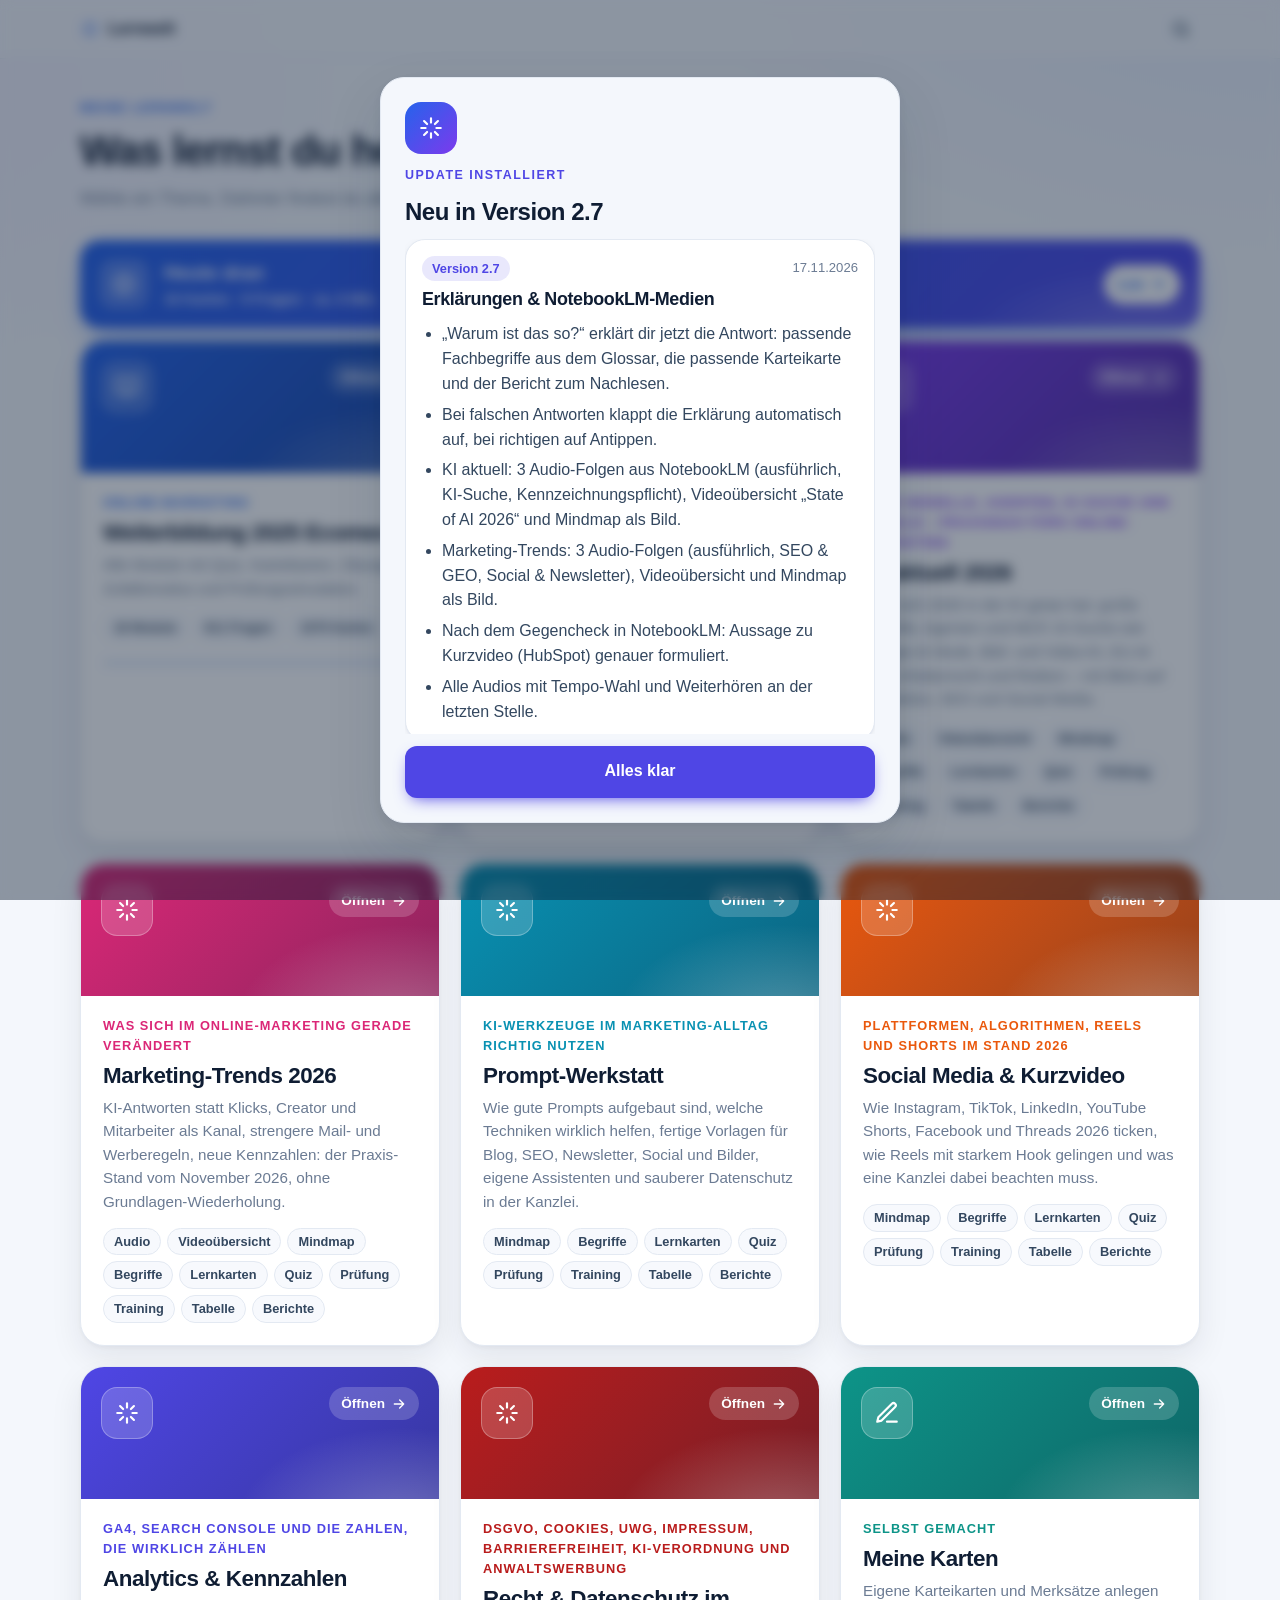
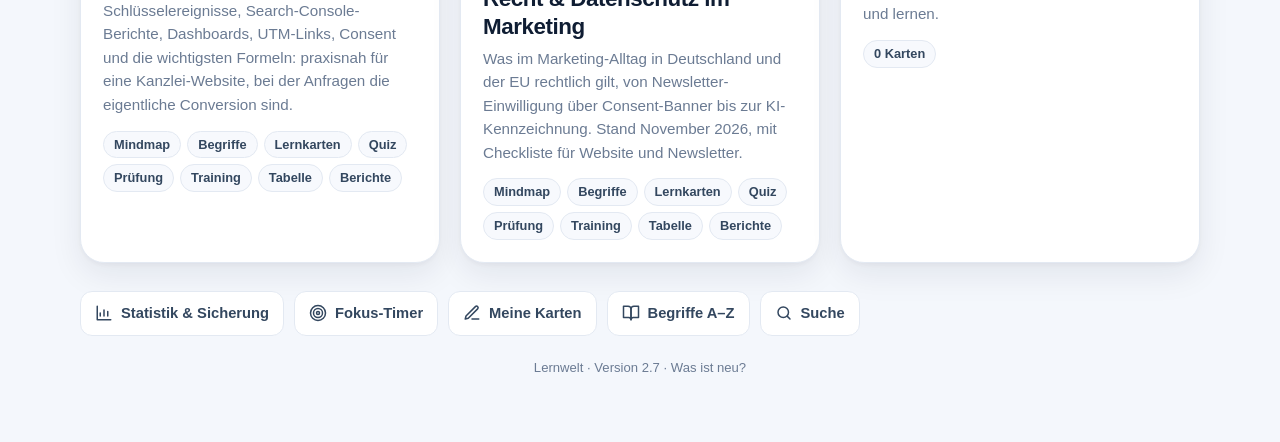
<file: index.html>
﻿<!DOCTYPE html>
<html lang="de">
  <head>
    <meta charset="UTF-8" />
    <meta name="viewport" content="width=device-width, initial-scale=1.0, viewport-fit=cover" />
    <title>Lernwelt</title>
    <meta name="description" content="Persönliche Lern-App: Weiterbildung Online-Marketing und eigene Lernthemen mit Quiz, Karteikarten, Audio und Video." />
    <meta name="theme-color" content="#f4f7fc" media="(prefers-color-scheme: light)" />
    <meta name="theme-color" content="#0b1220" media="(prefers-color-scheme: dark)" />
    <meta name="color-scheme" content="light dark" />
    <meta name="apple-mobile-web-app-capable" content="yes" />
    <meta name="mobile-web-app-capable" content="yes" />
    <meta name="apple-mobile-web-app-status-bar-style" content="default" />
    <meta name="apple-mobile-web-app-title" content="Lernwelt" />
    <link rel="manifest" href="manifest.webmanifest" />
    <link rel="icon" type="image/png" href="icon.png" />
    <link rel="apple-touch-icon" href="icon.png" />
    <link rel="stylesheet" href="styles.css?v=2.7" />
  </head>
  <body>
    <header class="topbar">
      <div class="topbar-inner">
        <a id="backBtn" class="back" href="#/" aria-label="Zurück" hidden>
          <svg viewBox="0 0 24 24" fill="none" stroke="currentColor" stroke-width="2.2" stroke-linecap="round" stroke-linejoin="round" aria-hidden="true"><path d="m15 18-6-6 6-6"/></svg>
          <span class="back-label">Zurück</span>
        </a>
        <nav id="crumbs" class="crumbs" aria-label="Navigation"></nav>
        <a id="focusPill" class="focus-pill" href="#/fokus" aria-label="Fokus-Timer" hidden></a>
        <a class="topbar-btn" href="#/suche" aria-label="Suche">
          <svg viewBox="0 0 24 24" fill="none" stroke="currentColor" stroke-width="2.2" stroke-linecap="round" stroke-linejoin="round" aria-hidden="true"><circle cx="11" cy="11" r="7"/><path d="m20 20-3.5-3.5"/></svg>
        </a>
      </div>
    </header>

    <main id="app" class="shell" aria-live="polite"></main>

    <!-- Weiterbildung 2025 Ecomex -->
    <script src="real-modules.js?v=20261116-2"></script>
    <script src="module-overrides.js?v=20261116-2"></script>
    <script src="module-learningcard-imports.js?v=20261116-2"></script>
    <script src="glossar-weiterbildung.js?v=2.5"></script>

    <!-- Themen-Bereiche: pro Thema eine Zeile (Format siehe themen/FORMAT.md) -->
    <script src="themen/seo-tutorial-2026/thema.js?v=2.7"></script>
    <script src="themen/ki-aktuell-2026/thema.js?v=2.7"></script>
    <script src="themen/marketing-trends-2026/thema.js?v=2.7"></script>
    <script src="themen/prompt-werkstatt/thema.js?v=2.7"></script>
    <script src="themen/social-kurzvideo-2026/thema.js?v=2.7"></script>
    <script src="themen/analytics-kennzahlen/thema.js?v=2.7"></script>
    <script src="themen/recht-datenschutz-2026/thema.js?v=2.7"></script>

    <!-- Versionen & Neuigkeiten (neueste Version oben in changelog.js eintragen) -->
    <script src="changelog.js?v=2.7"></script>
    <script src="main.js?v=2.7"></script>
    <script>
      if ("serviceWorker" in navigator && (location.protocol === "https:" || location.hostname === "localhost")) {
        navigator.serviceWorker.register("sw.js").catch(() => {});
      }
    </script>
  </body>
</html>
</file>
<file: styles.css>
﻿/* ==========================================================================
   Lernwelt – Design
   ========================================================================== */

:root {
  --bg: #f4f7fc;
  --surface: #ffffff;
  --surface-2: #f7f9fd;
  --ink: #0f1d33;
  --ink-2: #33475f;
  --muted: #6b7b93;
  --line: #e3e9f2;
  --line-strong: #c9d5e6;
  --faint: #b5c1d3;
  --hover: rgba(15, 29, 51, 0.05);
  --track: rgba(15, 29, 51, 0.07);
  --topbar: rgba(244, 247, 252, 0.82);
  --glass: rgba(255, 255, 255, 0.9);
  --accent: #2563eb;
  --pass: #15803d;
  --pass-bg: #ecfdf3;
  --fail: #c2410c;
  --fail-bg: #fff4ed;
  --wrong: #dc2626;
  --wrong-bg: #fef2f2;
  --radius: 20px;
  --radius-sm: 14px;
  --shadow-sm: 0 1px 2px rgba(15, 29, 51, 0.05), 0 2px 8px rgba(15, 29, 51, 0.04);
  --shadow: 0 2px 4px rgba(15, 29, 51, 0.04), 0 12px 32px rgba(15, 29, 51, 0.08);
  --shadow-lg: 0 4px 10px rgba(15, 29, 51, 0.05), 0 24px 56px rgba(15, 29, 51, 0.12);
  --font: "Inter", "Segoe UI Variable Text", "Segoe UI", -apple-system, BlinkMacSystemFont, "SF Pro Text", Roboto, Arial, sans-serif;
  color-scheme: light;
}

* { box-sizing: border-box; }

html { -webkit-text-size-adjust: 100%; }

body {
  margin: 0;
  min-height: 100vh;
  font-family: var(--font);
  font-size: 16px;
  line-height: 1.55;
  color: var(--ink);
  background:
    radial-gradient(900px 500px at 100% -10%, rgba(37, 99, 235, 0.08), transparent 70%),
    radial-gradient(700px 400px at -10% 10%, rgba(124, 58, 237, 0.05), transparent 70%),
    var(--bg);
  background-attachment: fixed;
  -webkit-font-smoothing: antialiased;
}

h1, h2, h3, p { margin: 0; }
h1, h2, h3 { letter-spacing: -0.02em; line-height: 1.2; }
a { color: inherit; }
button { font: inherit; color: inherit; }

.icon { width: 20px; height: 20px; flex: none; }

/* ---------- Kopfzeile ---------- */

.topbar {
  position: sticky;
  top: 0;
  z-index: 20;
  background: var(--topbar);
  backdrop-filter: saturate(1.4) blur(14px);
  -webkit-backdrop-filter: saturate(1.4) blur(14px);
  border-bottom: 1px solid var(--line);
  padding-top: env(safe-area-inset-top);
}

.topbar-inner {
  width: min(1120px, calc(100% - 32px));
  margin: 0 auto;
  min-height: 58px;
  display: flex;
  align-items: center;
  gap: 12px;
}

.back {
  display: grid;
  place-items: center;
  width: 38px;
  height: 38px;
  border-radius: 12px;
  background: var(--surface);
  border: 1px solid var(--line);
  box-shadow: var(--shadow-sm);
  text-decoration: none;
  flex: none;
}
.back svg { width: 20px; height: 20px; }
.back:hover { border-color: var(--line-strong); }
.back[hidden] { display: none; }

.crumbs {
  display: flex;
  align-items: center;
  gap: 6px;
  min-width: 0;
  overflow: hidden;
  white-space: nowrap;
  font-size: 0.92rem;
}
.crumb { color: var(--muted); text-decoration: none; overflow: hidden; text-overflow: ellipsis; }
.crumb:hover { color: var(--ink); }
.crumb.is-current { color: var(--ink); font-weight: 600; }
.crumb-sep { color: var(--faint); }
.brand { display: inline-flex; align-items: center; gap: 8px; font-weight: 700; font-size: 1.02rem; color: var(--ink); }
.brand .icon { color: var(--accent); }

/* ---------- Seitenrahmen ---------- */

.shell {
  width: min(1120px, calc(100% - 32px));
  margin: 0 auto;
  padding: 28px 0 calc(64px + env(safe-area-inset-bottom));
}

.shell.is-entering { animation: enter 0.28s ease both; }
@keyframes enter {
  from { opacity: 0; transform: translateY(6px); }
  to { opacity: 1; transform: none; }
}
@media (prefers-reduced-motion: reduce) {
  .shell.is-entering { animation: none; }
}

.eyebrow {
  font-size: 0.78rem;
  font-weight: 700;
  letter-spacing: 0.12em;
  text-transform: uppercase;
  color: var(--c, var(--accent));
  margin-bottom: 8px;
}

h1 { font-size: clamp(1.75rem, 4vw, 2.6rem); font-weight: 750; }
.lead { margin-top: 10px; color: var(--muted); font-size: 1.05rem; max-width: 62ch; }

.home-intro { margin: 12px 0 28px; }

.page-head {
  display: flex;
  justify-content: space-between;
  align-items: flex-end;
  gap: 20px;
  margin-bottom: 24px;
}
.page-head h1 { font-size: clamp(1.6rem, 3.4vw, 2.3rem); }

.section-title {
  display: flex;
  align-items: center;
  gap: 8px;
  font-size: 1.05rem;
  margin: 0 0 14px;
}
.section-title .icon { color: var(--muted); }

.empty {
  padding: 48px 20px;
  text-align: center;
  color: var(--muted);
  background: var(--surface);
  border: 1px dashed var(--line);
  border-radius: var(--radius);
}
.empty h2 { color: var(--ink); margin-bottom: 8px; }
.empty.small { padding: 28px 16px; }

.source-note { margin-top: 24px; color: var(--muted); font-size: 0.88rem; }

/* ---------- Buttons ---------- */

.btn {
  display: inline-flex;
  align-items: center;
  justify-content: center;
  gap: 8px;
  min-height: 44px;
  padding: 10px 18px;
  border-radius: 12px;
  border: 1px solid transparent;
  font-weight: 600;
  font-size: 0.95rem;
  text-decoration: none;
  cursor: pointer;
  white-space: nowrap;
  transition: background 0.15s, border-color 0.15s, transform 0.15s, box-shadow 0.15s;
}
.btn .icon { width: 18px; height: 18px; }
.btn:active:not(:disabled) { transform: scale(0.98); }
.btn:disabled { opacity: 0.45; cursor: not-allowed; }

.btn-primary {
  background: var(--c, var(--accent));
  color: #fff;
  box-shadow: 0 6px 16px -6px var(--c, var(--accent));
}
.btn-primary:hover:not(:disabled) { filter: brightness(1.06); }

.btn-soft {
  background: var(--surface);
  border-color: var(--line);
  color: var(--ink);
  box-shadow: var(--shadow-sm);
}
.btn-soft:hover:not(:disabled) { border-color: var(--line-strong); }

.btn-ghost { background: transparent; color: var(--ink-2); }
.btn-ghost:hover:not(:disabled) { background: var(--hover); }

:focus-visible { outline: 3px solid rgba(37, 99, 235, 0.35); outline-offset: 2px; }

/* ---------- Startseite: Themen-Karten ---------- */

.topic-grid {
  display: grid;
  grid-template-columns: repeat(auto-fill, minmax(min(100%, 330px), 1fr));
  gap: 20px;
}

.topic-card {
  display: flex;
  flex-direction: column;
  text-decoration: none;
  background: var(--surface);
  border: 1px solid var(--line);
  border-radius: 24px;
  overflow: hidden;
  box-shadow: var(--shadow);
  transition: transform 0.2s ease, box-shadow 0.2s ease;
}
.topic-card:hover { transform: translateY(-4px); box-shadow: var(--shadow-lg); }

.topic-banner {
  position: relative;
  display: flex;
  justify-content: space-between;
  align-items: flex-start;
  height: 132px;
  padding: 20px;
  background:
    radial-gradient(240px 140px at 90% 120%, rgba(255, 255, 255, 0.28), transparent 70%),
    linear-gradient(135deg, var(--c), color-mix(in srgb, var(--c) 62%, #0f1d33));
  color: #fff;
}
.topic-icon {
  display: grid;
  place-items: center;
  width: 52px;
  height: 52px;
  border-radius: 16px;
  background: rgba(255, 255, 255, 0.18);
  border: 1px solid rgba(255, 255, 255, 0.28);
}
.topic-icon .icon { width: 26px; height: 26px; }
.topic-go {
  display: inline-flex;
  align-items: center;
  gap: 6px;
  padding: 6px 12px;
  border-radius: 999px;
  background: rgba(255, 255, 255, 0.18);
  font-size: 0.85rem;
  font-weight: 600;
}
.topic-go .icon { width: 16px; height: 16px; }

.topic-body { display: flex; flex-direction: column; gap: 6px; padding: 20px 22px 22px; flex: 1; }
.topic-sub { font-size: 0.8rem; font-weight: 700; letter-spacing: 0.08em; text-transform: uppercase; color: var(--c); }
.topic-title { font-size: 1.4rem; letter-spacing: -0.02em; line-height: 1.25; color: var(--ink); }
.topic-text { color: var(--muted); font-size: 0.95rem; }

.chips { display: flex; flex-wrap: wrap; gap: 6px; margin-top: 8px; }
.chip {
  display: inline-flex;
  align-items: center;
  padding: 3px 10px;
  border-radius: 999px;
  background: var(--surface-2);
  border: 1px solid var(--line);
  color: var(--ink-2);
  font-size: 0.8rem;
  font-weight: 600;
  white-space: nowrap;
}

.topic-progress { display: block; height: 6px; margin-top: 12px; border-radius: 99px; background: var(--c-soft); overflow: hidden; }
.topic-progress span { display: block; height: 100%; background: var(--c); border-radius: inherit; }

/* ---------- Kacheln ---------- */

.tile-grid {
  display: grid;
  grid-template-columns: repeat(auto-fill, minmax(min(100%, 300px), 1fr));
  gap: 14px;
}

.tile {
  display: flex;
  align-items: center;
  gap: 16px;
  padding: 20px;
  min-height: 96px;
  text-decoration: none;
  background: var(--surface);
  border: 1px solid var(--line);
  border-radius: var(--radius);
  box-shadow: var(--shadow-sm);
  transition: transform 0.18s ease, box-shadow 0.18s ease, border-color 0.18s;
}
.tile:hover { transform: translateY(-2px); box-shadow: var(--shadow); border-color: color-mix(in srgb, var(--c) 30%, var(--line)); }

.tile-icon {
  display: grid;
  place-items: center;
  width: 52px;
  height: 52px;
  flex: none;
  border-radius: 15px;
  background: var(--c-soft);
  color: var(--c);
}
.tile-icon .icon { width: 26px; height: 26px; }
.tile-body { display: flex; flex-direction: column; gap: 2px; min-width: 0; flex: 1; }
.tile-body strong { font-size: 1.08rem; }
.tile-text { color: var(--muted); font-size: 0.9rem; }
.tile-meta { color: var(--c); font-size: 0.82rem; font-weight: 600; }
.tile-arrow { color: var(--faint); display: grid; place-items: center; transition: transform 0.18s, color 0.18s; }
.tile:hover .tile-arrow, .module-tile:hover .tile-arrow { color: var(--c); transform: translateX(3px); }

/* ---------- Statistik ---------- */

.stats {
  display: grid;
  grid-template-columns: repeat(4, 1fr);
  gap: 12px;
  margin-bottom: 20px;
}
.stat {
  padding: 14px 16px;
  background: var(--surface);
  border: 1px solid var(--line);
  border-radius: var(--radius-sm);
}
.stat strong { display: block; font-size: 1.5rem; letter-spacing: -0.02em; }
.stat span { color: var(--muted); font-size: 0.85rem; }

/* ---------- Modulübersicht ---------- */

.module-grid {
  display: grid;
  grid-template-columns: repeat(auto-fill, minmax(min(100%, 320px), 1fr));
  gap: 12px;
}
.module-tile {
  display: flex;
  align-items: center;
  gap: 14px;
  padding: 14px 16px;
  text-decoration: none;
  background: var(--surface);
  border: 1px solid var(--line);
  border-radius: 16px;
  box-shadow: var(--shadow-sm);
  transition: transform 0.18s, box-shadow 0.18s;
}
.module-tile:hover { transform: translateY(-2px); box-shadow: var(--shadow); }
.module-num {
  display: grid;
  place-items: center;
  width: 42px;
  height: 42px;
  flex: none;
  border-radius: 12px;
  background: var(--c-soft);
  color: var(--c);
  font-weight: 750;
}
.module-info { display: flex; flex-direction: column; min-width: 0; flex: 1; }
.module-info strong { font-size: 0.98rem; line-height: 1.3; }
.module-info span { color: var(--muted); font-size: 0.84rem; }
.module-done {
  display: grid;
  place-items: center;
  width: 28px;
  height: 28px;
  border-radius: 99px;
  background: var(--pass-bg);
  color: var(--pass);
}
.module-done .icon { width: 16px; height: 16px; }
.module-tile.is-done .module-info strong { color: var(--ink-2); }

/* ---------- Tabs ---------- */

.tabs {
  display: flex;
  gap: 6px;
  padding: 5px;
  margin-bottom: 20px;
  background: var(--hover);
  border-radius: 16px;
  overflow-x: auto;
  scrollbar-width: none;
}
.tabs::-webkit-scrollbar { display: none; }
.tab {
  display: inline-flex;
  align-items: center;
  justify-content: center;
  gap: 8px;
  flex: 1 0 auto;
  min-height: 44px;
  padding: 8px 14px;
  border-radius: 12px;
  text-decoration: none;
  color: var(--ink-2);
  font-weight: 600;
  font-size: 0.93rem;
  white-space: nowrap;
}
.tab .icon { width: 18px; height: 18px; }
.tab small { color: var(--muted); font-weight: 600; }
.tab:hover { color: var(--ink); }
.tab.is-active { background: var(--surface); color: var(--c); box-shadow: var(--shadow-sm); }

/* ---------- Karten, Fragen ---------- */

.stack { display: grid; gap: 14px; }

.card {
  background: var(--surface);
  border: 1px solid var(--line);
  border-radius: var(--radius);
  padding: 22px;
  box-shadow: var(--shadow-sm);
}
.card h3 { font-size: 1.12rem; line-height: 1.4; }
.card p + p { margin-top: 8px; }

.exercise { border-left: 4px solid var(--c, var(--accent)); }
.exercise p { margin-top: 8px; color: var(--ink-2); white-space: pre-line; }
.tips { margin: 0; padding-left: 20px; display: grid; gap: 10px; color: var(--ink-2); }

.q-meta { display: flex; flex-wrap: wrap; align-items: center; gap: 8px; margin-bottom: 12px; }
.q-num { font-size: 0.8rem; font-weight: 700; color: var(--muted); text-transform: uppercase; letter-spacing: 0.06em; }
.source {
  display: inline-flex;
  padding: 3px 10px;
  border-radius: 999px;
  font-size: 0.78rem;
  font-weight: 650;
  color: var(--c);
  background: color-mix(in srgb, var(--c) 11%, transparent);
}

.options { display: grid; gap: 10px; margin-top: 16px; }
.option {
  width: 100%;
  min-height: 52px;
  padding: 13px 16px;
  text-align: left;
  border-radius: 14px;
  border: 1.5px solid var(--line);
  background: var(--surface-2);
  cursor: pointer;
  line-height: 1.45;
  transition: border-color 0.15s, background 0.15s;
}
.option:hover:not(:disabled) { border-color: var(--line-strong); background: var(--surface); }
.option.is-selected { border-color: var(--c, var(--accent)); background: color-mix(in srgb, var(--c, var(--accent)) 10%, var(--surface)); }
.option.is-correct { border-color: var(--pass); background: var(--pass-bg); }
.option.is-wrong { border-color: var(--wrong); background: var(--wrong-bg); }
.option:disabled { cursor: default; }

.hint { margin-top: 14px; color: var(--muted); font-size: 0.88rem; }

.answer-box {
  margin-top: 16px;
  padding: 14px 16px;
  border-radius: 14px;
  background: var(--surface-2);
  border: 1px solid var(--line);
}
.answer-box p { margin-top: 6px; color: var(--ink-2); }
.answer-box.is-pass { background: var(--pass-bg); border-color: #bbe6cb; }
.answer-box.is-pass strong { color: var(--pass); }
.answer-box.is-fail { background: var(--fail-bg); border-color: #fed7aa; }
.answer-box.is-fail strong { color: var(--fail); }

/* ---------- Quiz-Stepper & Karteikarten ---------- */

.quiz, .deck { display: grid; gap: 14px; max-width: 760px; scroll-margin-top: 80px; }

.quiz-top {
  display: flex;
  justify-content: space-between;
  align-items: center;
  gap: 10px;
  color: var(--muted);
  font-size: 0.9rem;
  font-weight: 600;
}
.quiz-score { display: inline-flex; align-items: center; gap: 4px; color: var(--pass); }
.quiz-score .icon { width: 16px; height: 16px; }

.bar { height: 6px; border-radius: 99px; background: var(--track); overflow: hidden; }
.bar span { display: block; height: 100%; border-radius: inherit; background: var(--c, var(--accent)); transition: width 0.3s ease; }

.quiz-nav, .deck-nav { display: flex; justify-content: space-between; gap: 10px; }
.quiz-nav.wrap { flex-wrap: wrap; justify-content: flex-start; }
.deck-nav .btn-primary { flex: 1; max-width: 220px; margin-left: auto; }

.flip {
  display: block;
  width: 100%;
  padding: 0;
  border: 0;
  background: none;
  cursor: pointer;
  perspective: 1400px;
  text-align: left;
}
.flip-inner {
  display: grid;
  transition: transform 0.5s cubic-bezier(0.3, 0.7, 0.3, 1);
  transform-style: preserve-3d;
}
.flip.is-flipped .flip-inner { transform: rotateY(180deg); }
.flip-face {
  grid-area: 1 / 1;
  display: flex;
  flex-direction: column;
  justify-content: center;
  gap: 12px;
  min-height: 240px;
  padding: 28px;
  border-radius: 22px;
  border: 1px solid var(--line);
  box-shadow: var(--shadow);
  backface-visibility: hidden;
  -webkit-backface-visibility: hidden;
}
.flip-front { background: linear-gradient(150deg, var(--surface) 40%, var(--c-soft)); }
.flip-front strong { font-size: clamp(1.3rem, 3vw, 1.7rem); letter-spacing: -0.02em; line-height: 1.3; }
.flip-front em { color: var(--muted); font-size: 0.82rem; font-style: normal; }
.flip-back { background: var(--surface); transform: rotateY(180deg); color: var(--ink-2); font-size: 1.04rem; line-height: 1.6; }
.flip-face small { font-size: 0.74rem; font-weight: 700; letter-spacing: 0.1em; text-transform: uppercase; color: var(--c); }
@media (prefers-reduced-motion: reduce) { .flip-inner { transition: none; } }

.split { display: grid; grid-template-columns: minmax(0, 1.2fr) minmax(0, 1fr); gap: 28px; align-items: start; }

/* ---------- Ergebnis ---------- */

.result-banner {
  display: flex;
  align-items: center;
  gap: 18px;
  flex-wrap: wrap;
  padding: 20px 22px;
  border-radius: var(--radius);
  border: 1px solid;
}
.result-banner > div { flex: 1; min-width: 200px; }
.result-banner strong { font-size: 1.15rem; }
.result-banner p { color: var(--ink-2); margin-top: 2px; }
.result-banner.is-pass { background: var(--pass-bg); border-color: #bbe6cb; }
.result-banner.is-pass strong, .result-banner.is-pass .result-score { color: var(--pass); }
.result-banner.is-fail { background: var(--fail-bg); border-color: #fed7aa; }
.result-banner.is-fail strong, .result-banner.is-fail .result-score { color: var(--fail); }
.result-score { font-size: 2rem; font-weight: 800; letter-spacing: -0.03em; }

.exam-result { display: grid; gap: 14px; margin-bottom: 28px; }
.exam-result ul { margin: 10px 0 0; padding-left: 20px; color: var(--ink-2); }
.review p { color: var(--ink-2); margin-top: 8px; }
.explain { padding: 12px 14px; border-radius: 12px; background: var(--surface-2); }

.sticky-action {
  position: sticky;
  bottom: calc(12px + env(safe-area-inset-bottom));
  display: flex;
  align-items: center;
  justify-content: flex-end;
  gap: 14px;
  margin-top: 18px;
  padding: 10px 10px 10px 18px;
  background: var(--glass);
  backdrop-filter: blur(12px);
  -webkit-backdrop-filter: blur(12px);
  border: 1px solid var(--line);
  border-radius: 18px;
  box-shadow: var(--shadow-lg);
}
.sticky-info { color: var(--muted); font-size: 0.9rem; margin-right: auto; }

/* ---------- Pager ---------- */

.pager { display: grid; grid-template-columns: 1fr 1fr; gap: 12px; margin-top: 32px; }
.pager-link {
  display: flex;
  flex-direction: column;
  padding: 14px 16px;
  border-radius: 16px;
  border: 1px solid var(--line);
  background: var(--surface);
  text-decoration: none;
}
.pager-link small { color: var(--muted); font-size: 0.8rem; }
.pager-link span { font-weight: 600; }
.pager-link.is-next { text-align: right; }
.pager-link:hover { border-color: var(--line-strong); }

/* ---------- Medien ---------- */

.media { display: grid; gap: 14px; }
.media-head { display: flex; justify-content: space-between; align-items: center; gap: 12px; flex-wrap: wrap; }
audio { width: 100%; }
video { display: block; width: auto; max-width: 100%; max-height: 78vh; margin: 0 auto; border-radius: 14px; background: #0b1220; }
.video-frame { width: 100%; border-radius: 14px; background: #0b1220; aspect-ratio: 16 / 9; }
.video-frame { position: relative; overflow: hidden; }
.video-frame iframe { position: absolute; inset: 0; width: 100%; height: 100%; border: 0; }
.pdf-frame { width: 100%; height: min(78vh, 760px); border: 1px solid var(--line); border-radius: 14px; background: var(--surface-2); }
.mindmap-img { display: block; width: 100%; height: auto; border-radius: 14px; border: 1px solid var(--line); }

.tree, .tree ul { list-style: none; margin: 0; padding: 0; }
.tree ul { margin-left: 14px; padding-left: 14px; border-left: 2px solid var(--line); }
.tree li { margin: 6px 0; }
.tree summary, .tree .leaf {
  display: inline-block;
  padding: 7px 12px;
  border-radius: 10px;
  background: var(--surface-2);
  border: 1px solid var(--line);
  font-size: 0.95rem;
}
.tree summary { cursor: pointer; font-weight: 600; list-style: none; }
.tree summary::-webkit-details-marker { display: none; }
.tree summary::before { content: "+"; display: inline-block; width: 14px; color: var(--c, #7c3aed); font-weight: 800; }
.tree details[open] > summary::before { content: "−"; }
.tree > li > details > summary { background: color-mix(in srgb, #7c3aed 14%, var(--surface)); border-color: color-mix(in srgb, #7c3aed 30%, var(--surface)); }

.table-wrap { overflow-x: auto; border: 1px solid var(--line); border-radius: 14px; -webkit-overflow-scrolling: touch; }
table { width: 100%; border-collapse: collapse; font-size: 0.93rem; }
th, td { padding: 12px 14px; text-align: left; vertical-align: top; border-bottom: 1px solid var(--line); min-width: 140px; }
th { background: var(--surface-2); font-weight: 700; position: sticky; top: 0; }
tbody tr:last-child td { border-bottom: 0; }
tbody tr:nth-child(even) td { background: var(--surface-2); }

.report summary { cursor: pointer; list-style: none; }
.report summary::-webkit-details-marker { display: none; }
.report summary h3::after { content: " ▾"; color: var(--muted); }
.report[open] summary h3::after { content: " ▴"; }
.report-body { margin-top: 14px; color: var(--ink-2); }
.report-body h3, .report-body h4 { color: var(--ink); margin: 18px 0 6px; }
.report-body p, .report-body ul { margin: 8px 0; }

/* ---------- Responsiv ---------- */

@media (max-width: 860px) {
  .split { grid-template-columns: 1fr; }
  .stats { grid-template-columns: repeat(2, 1fr); }
}

@media (max-width: 600px) {
  .topbar-inner, .shell { width: calc(100% - 32px); }
  .shell { padding-top: 20px; }
  .page-head { flex-direction: column; align-items: stretch; }
  .page-head .btn { width: 100%; }
  .card { padding: 18px; }
  .tile-grid { grid-template-columns: 1fr 1fr; gap: 12px; }
  .tile { flex-direction: column; align-items: flex-start; gap: 12px; min-height: 140px; padding: 16px; }
  .tile-body strong { font-size: 1rem; line-height: 1.3; }
  .tile-text, .tile-arrow { display: none; }
  .topic-banner { height: 112px; }
  .flip-face { min-height: 220px; padding: 22px; }
  .tab .icon, .tab small { display: none; }
  .tab { padding: 8px 12px; font-size: 0.9rem; }
  .quiz-nav .btn-primary { flex: 1; }
  .sticky-action { padding-left: 14px; }
  .pager { grid-template-columns: 1fr; }
  .pager-link.is-next { text-align: left; }
}

/* ---------- Kopfzeile: Suche ---------- */

.topbar-btn {
  display: grid;
  place-items: center;
  width: 38px;
  height: 38px;
  margin-left: auto;
  border-radius: 12px;
  color: var(--ink-2);
  text-decoration: none;
  flex: none;
}
.topbar-btn svg { width: 20px; height: 20px; }
.topbar-btn:hover { background: var(--hover); color: var(--ink); }

/* ---------- Startseite: Weiterlernen & Fehler ---------- */

.quick-row {
  display: grid;
  grid-template-columns: repeat(auto-fit, minmax(min(100%, 300px), 1fr));
  gap: 12px;
  margin-bottom: 20px;
}
.quick {
  display: flex;
  align-items: center;
  gap: 14px;
  padding: 12px 16px;
  text-decoration: none;
  background: var(--surface);
  border: 1px solid var(--line);
  border-radius: 16px;
  box-shadow: var(--shadow-sm);
  transition: transform 0.18s, box-shadow 0.18s;
}
.quick:hover { transform: translateY(-2px); box-shadow: var(--shadow); }
.quick:hover .tile-arrow { color: var(--c); transform: translateX(3px); }
.quick-icon {
  display: grid;
  place-items: center;
  width: 40px;
  height: 40px;
  flex: none;
  border-radius: 12px;
  color: var(--c);
  background: color-mix(in srgb, var(--c) 12%, transparent);
}
.quick-body { display: flex; flex-direction: column; min-width: 0; flex: 1; }
.quick-body small { color: var(--muted); font-size: 0.8rem; font-weight: 600; }
.quick-body strong { font-size: 0.98rem; overflow: hidden; text-overflow: ellipsis; white-space: nowrap; }

/* ---------- Karteikarten: Weiß ich / Noch nicht ---------- */

.deck-head { display: flex; justify-content: space-between; align-items: center; gap: 12px; flex-wrap: wrap; }
.seg { display: inline-flex; padding: 4px; gap: 4px; border-radius: 12px; background: var(--hover); }
.seg button {
  border: 0;
  background: transparent;
  padding: 7px 12px;
  border-radius: 9px;
  font-weight: 600;
  font-size: 0.88rem;
  color: var(--ink-2);
  cursor: pointer;
}
.seg button small { color: var(--muted); margin-left: 2px; }
.seg button.is-active { background: var(--surface); color: var(--ink); box-shadow: var(--shadow-sm); }
.deck-known { display: inline-flex; align-items: center; gap: 4px; color: var(--pass); font-size: 0.88rem; font-weight: 600; }
.deck-known .icon { width: 16px; height: 16px; }

.judge { display: grid; grid-template-columns: 1fr 1fr; gap: 10px; }
.judge .btn { min-height: 52px; font-size: 1rem; }
.judge-no { background: var(--fail-bg); color: var(--fail); border-color: color-mix(in srgb, var(--fail) 25%, transparent); }
.judge-yes { background: var(--pass-bg); color: var(--pass); border-color: color-mix(in srgb, var(--pass) 25%, transparent); }
.judge-no:hover { border-color: var(--fail); }
.judge-yes:hover { border-color: var(--pass); }
.deck-nav { justify-content: space-between; }
.deck-nav .btn { flex: 1; max-width: none; margin: 0; font-size: 0.88rem; }

/* ---------- Suche ---------- */

.search-box {
  position: relative;
  display: flex;
  align-items: center;
  margin-bottom: 22px;
}
.search-box .icon { position: absolute; left: 16px; color: var(--muted); pointer-events: none; }
.search-box input {
  width: 100%;
  min-height: 54px;
  padding: 12px 16px 12px 48px;
  border-radius: 16px;
  border: 1.5px solid var(--line);
  background: var(--surface);
  color: var(--ink);
  font: inherit;
  font-size: 1.02rem;
  box-shadow: var(--shadow-sm);
  -webkit-appearance: none;
  appearance: none;
}
.search-box input:focus { outline: none; border-color: var(--accent); box-shadow: 0 0 0 4px color-mix(in srgb, var(--accent) 18%, transparent); }
.section-title .count { color: var(--muted); font-weight: 600; font-size: 0.85rem; }
.section-title.spaced { margin-top: 28px; }
.hit { padding: 16px 18px; }
.hit summary { cursor: pointer; list-style: none; }
.hit summary::-webkit-details-marker { display: none; }
.hit summary .q-meta { margin-bottom: 6px; }
.hit summary strong { display: block; line-height: 1.45; }
.hit > p { margin-top: 12px; color: var(--ink-2); }
.hit-link { display: inline-flex; align-items: center; gap: 6px; margin-top: 12px; color: var(--accent); font-weight: 600; font-size: 0.9rem; text-decoration: none; }
.hit-link .icon { width: 16px; height: 16px; }

/* ---------- Dunkler Modus ---------- */

@media (prefers-color-scheme: dark) {
  :root {
    --bg: #0b1220;
    --surface: #131c2e;
    --surface-2: #182338;
    --ink: #e7edf7;
    --ink-2: #c3cede;
    --muted: #8d9bb3;
    --line: #243149;
    --line-strong: #34445f;
    --faint: #4b5b77;
    --hover: rgba(255, 255, 255, 0.06);
    --track: rgba(255, 255, 255, 0.09);
    --topbar: rgba(11, 18, 32, 0.82);
    --glass: rgba(19, 28, 46, 0.92);
    --accent: #60a5fa;
    --pass: #4ade80;
    --pass-bg: rgba(74, 222, 128, 0.1);
    --fail: #fb923c;
    --fail-bg: rgba(251, 146, 60, 0.1);
    --wrong: #f87171;
    --wrong-bg: rgba(248, 113, 113, 0.1);
    --shadow-sm: 0 1px 2px rgba(0, 0, 0, 0.3);
    --shadow: 0 2px 4px rgba(0, 0, 0, 0.25), 0 12px 32px rgba(0, 0, 0, 0.3);
    --shadow-lg: 0 4px 10px rgba(0, 0, 0, 0.3), 0 24px 56px rgba(0, 0, 0, 0.45);
    color-scheme: dark;
  }
  body {
    background:
      radial-gradient(900px 500px at 100% -10%, rgba(96, 165, 250, 0.1), transparent 70%),
      radial-gradient(700px 400px at -10% 10%, rgba(167, 139, 250, 0.06), transparent 70%),
      var(--bg);
  }
  .answer-box.is-pass, .result-banner.is-pass { border-color: rgba(74, 222, 128, 0.3); }
  .answer-box.is-fail, .result-banner.is-fail { border-color: rgba(251, 146, 60, 0.3); }
  .source, .tile-meta, .topic-sub, .eyebrow, .tab.is-active, .flip-face small { filter: brightness(1.45) saturate(1.1); }
  .tile-icon, .module-num, .quick-icon { background: color-mix(in srgb, var(--c) 20%, transparent); color: color-mix(in srgb, var(--c) 55%, #fff); }
  .flip-front { background: linear-gradient(150deg, var(--surface) 40%, color-mix(in srgb, var(--c) 24%, var(--surface))); }
  .topic-banner { background: linear-gradient(135deg, color-mix(in srgb, var(--c) 85%, #000), color-mix(in srgb, var(--c) 45%, #0b1220)); }
  .pdf-frame, .mindmap-img { background: #fff; }
}

@media (max-width: 600px) {
  .crumbs a.crumb, .crumbs .crumb-sep { display: none; }
  .crumb.is-current { font-size: 1rem; overflow: hidden; text-overflow: ellipsis; }
}

@media (max-width: 600px) {
  .page-head .lead {
    display: -webkit-box;
    -webkit-line-clamp: 3;
    -webkit-box-orient: vertical;
    overflow: hidden;
    cursor: pointer;
    font-size: 0.98rem;
  }
  .page-head .lead.is-open { display: block; -webkit-line-clamp: unset; }
}

/* Tabellen am Handy: jede Zeile als Karte */
@media (max-width: 600px) {
  .table-wrap { overflow: visible; border: 0; border-radius: 0; }
  .table-wrap table, .table-wrap tbody, .table-wrap tr, .table-wrap td { display: block; width: 100%; }
  .table-wrap thead { display: none; }
  .table-wrap tr {
    margin-bottom: 12px;
    padding: 14px 16px;
    border: 1px solid var(--line);
    border-radius: 14px;
    background: var(--surface);
  }
  .table-wrap tbody tr:nth-child(even) td { background: transparent; }
  .table-wrap td { min-width: 0; padding: 6px 0; border: 0; }
  .table-wrap td::before {
    content: attr(data-label);
    display: block;
    margin-bottom: 2px;
    font-size: 0.74rem;
    font-weight: 700;
    letter-spacing: 0.06em;
    text-transform: uppercase;
    color: var(--muted);
  }
  .table-wrap td:first-child { font-weight: 700; font-size: 1.02rem; padding-top: 0; }
  .table-wrap td:first-child::before { display: none; }
}

/* ==========================================================================
   Navigation: Zurück überall
   ========================================================================== */

.back { width: auto; gap: 2px; padding: 0 12px 0 6px; font-weight: 600; font-size: 0.92rem; color: var(--ink); display: inline-flex; align-items: center; }
.back[hidden] { display: none; }
.back-label { white-space: nowrap; }

.page-back {
  display: flex;
  align-items: center;
  justify-content: center;
  gap: 8px;
  margin-top: 36px;
  min-height: 48px;
  padding: 12px 18px;
  border-radius: 14px;
  border: 1px dashed var(--line-strong);
  color: var(--ink-2);
  text-decoration: none;
  font-weight: 600;
}
.page-back:hover { background: var(--hover); color: var(--ink); }
.page-back .icon { width: 18px; height: 18px; }

.home-footer { display: flex; flex-wrap: wrap; gap: 10px; margin-top: 28px; }
.home-footer a {
  display: inline-flex;
  align-items: center;
  gap: 8px;
  padding: 10px 14px;
  border-radius: 12px;
  color: var(--ink-2);
  text-decoration: none;
  font-weight: 600;
  font-size: 0.92rem;
  background: var(--surface);
  border: 1px solid var(--line);
}
.home-footer a:hover { color: var(--ink); border-color: var(--line-strong); }
.home-footer .icon { width: 18px; height: 18px; }

/* ---------- Serie ---------- */

.streak {
  display: flex;
  align-items: center;
  gap: 14px;
  margin-bottom: 12px;
  padding: 12px 16px;
  border-radius: 16px;
  text-decoration: none;
  background: linear-gradient(120deg, color-mix(in srgb, #f97316 14%, var(--surface)), var(--surface) 70%);
  border: 1px solid color-mix(in srgb, #f97316 28%, var(--line));
  box-shadow: var(--shadow-sm);
  --c: #ea580c;
}
.streak-flame {
  display: grid;
  place-items: center;
  width: 40px;
  height: 40px;
  border-radius: 12px;
  background: linear-gradient(160deg, #fb923c, #ea580c);
  color: #fff;
  flex: none;
}
.streak.is-waiting .streak-flame { background: var(--hover); color: var(--muted); }
.streak:hover .tile-arrow { color: var(--c); transform: translateX(3px); }

/* ---------- Vorlesen ---------- */

.quiz-top-right { display: inline-flex; align-items: center; gap: 8px; }
.icon-btn {
  display: inline-grid;
  place-items: center;
  width: 36px;
  height: 36px;
  border-radius: 10px;
  border: 1px solid var(--line);
  background: var(--surface);
  color: var(--ink-2);
  cursor: pointer;
  flex: none;
}
.icon-btn .icon { width: 18px; height: 18px; }
.icon-btn:hover { border-color: var(--line-strong); color: var(--ink); }
.icon-btn.is-speaking { background: var(--c, var(--accent)); border-color: transparent; color: #fff; animation: pulse 1.2s ease-in-out infinite; }
@keyframes pulse { 50% { box-shadow: 0 0 0 6px color-mix(in srgb, var(--c, var(--accent)) 20%, transparent); } }

/* ---------- Audio-/Video-Tempo ---------- */

.speed { display: flex; flex-wrap: wrap; align-items: center; gap: 6px; }
.speed span { color: var(--muted); font-size: 0.85rem; font-weight: 600; margin-right: 4px; }
.speed button {
  min-width: 52px;
  min-height: 36px;
  padding: 6px 10px;
  border-radius: 10px;
  border: 1px solid var(--line);
  background: var(--surface-2);
  color: var(--ink-2);
  font-weight: 600;
  font-size: 0.88rem;
  cursor: pointer;
}
.speed button.is-active { background: var(--accent); border-color: transparent; color: #fff; }

/* ---------- Präsentation ---------- */

.pdf-viewer { display: grid; gap: 12px; }
.pdf-stage {
  position: relative;
  display: grid;
  place-items: center;
  min-height: 200px;
  border-radius: 14px;
  overflow: hidden;
  background: var(--surface-2);
  border: 1px solid var(--line);
  cursor: pointer;
  user-select: none;
  -webkit-user-select: none;
}
.pdf-stage canvas { display: block; max-width: 100%; }
.pdf-status { padding: 40px 16px; color: var(--muted); text-align: center; }
.pdf-controls { display: flex; align-items: center; justify-content: center; gap: 14px; }
.pdf-controls .btn, .overlay-nav .btn { min-width: 56px; }
.pdf-page { min-width: 110px; text-align: center; color: var(--ink-2); font-weight: 600; font-variant-numeric: tabular-nums; }

/* ---------- Vollbild-Ansicht (Overlay) ---------- */

body.has-overlay { overflow: hidden; }
.overlay {
  position: fixed;
  inset: 0;
  z-index: 100;
  display: flex;
  flex-direction: column;
  background: var(--bg);
  padding: env(safe-area-inset-top) env(safe-area-inset-right) env(safe-area-inset-bottom) env(safe-area-inset-left);
  animation: enter 0.2s ease both;
}
.overlay-bar {
  display: flex;
  align-items: center;
  gap: 12px;
  padding: 10px 14px;
  border-bottom: 1px solid var(--line);
  background: var(--surface);
}
.overlay-title { flex: 1; min-width: 0; overflow: hidden; text-overflow: ellipsis; white-space: nowrap; font-size: 0.95rem; }
.overlay-extra { display: flex; gap: 8px; }
.btn.icon-only { min-width: 44px; padding: 8px; }
.overlay-body { flex: 1; min-height: 0; display: flex; flex-direction: column; }
.pdf-full-stage {
  flex: 1;
  min-height: 0;
  display: grid;
  place-items: center;
  padding: 10px;
  cursor: pointer;
  user-select: none;
  -webkit-user-select: none;
}
.pdf-full-stage canvas { display: block; border-radius: 6px; box-shadow: var(--shadow); }
.overlay-nav { display: flex; align-items: center; justify-content: center; gap: 14px; padding: 10px; border-top: 1px solid var(--line); background: var(--surface); }
.zoom-scroll { flex: 1; overflow: auto; -webkit-overflow-scrolling: touch; padding: 10px; background: #fff; }
.zoom-scroll img { display: block; width: 100%; height: auto; margin: 0 auto; }

.img-zoom { position: relative; display: block; width: 100%; padding: 0; border: 0; background: none; cursor: zoom-in; }
.img-zoom-hint {
  position: absolute;
  right: 10px;
  bottom: 10px;
  display: inline-flex;
  align-items: center;
  gap: 6px;
  padding: 6px 10px;
  border-radius: 10px;
  background: rgba(15, 29, 51, 0.72);
  color: #fff;
  font-size: 0.8rem;
  font-weight: 600;
}
.img-zoom-hint .icon { width: 14px; height: 14px; }

.exam-intro { margin: -8px 0 18px; }

/* ---------- Statistik ---------- */

.stats-6 { grid-template-columns: repeat(3, 1fr); }
.bars { display: grid; grid-template-columns: repeat(14, 1fr); gap: 6px; align-items: end; height: 170px; margin-top: 6px; }
.bar-col { display: flex; flex-direction: column; align-items: center; gap: 4px; height: 100%; }
.bar-num { font-size: 0.72rem; color: var(--muted); min-height: 1em; }
.bar-track { flex: 1; width: 100%; display: flex; align-items: flex-end; border-radius: 8px; background: var(--hover); overflow: hidden; }
.bar-fill { display: block; width: 100%; border-radius: 8px; background: linear-gradient(180deg, #fb923c, #ea580c); }
.bar-col small { font-size: 0.72rem; color: var(--muted); }
.bar-col.is-today small { color: var(--ink); font-weight: 700; }

.prog-list { display: grid; gap: 4px; padding: 10px; }
.prog-row {
  display: grid;
  grid-template-columns: minmax(0, 1.4fr) minmax(0, 1fr) auto;
  align-items: center;
  gap: 12px;
  padding: 10px 12px;
  border-radius: 12px;
  text-decoration: none;
}
.prog-row:hover { background: var(--hover); }
.prog-name { font-weight: 600; font-size: 0.92rem; overflow: hidden; text-overflow: ellipsis; white-space: nowrap; }
.prog-done { color: var(--pass); }
.prog-done .icon { width: 14px; height: 14px; vertical-align: -2px; }
.prog-bar { height: 8px; border-radius: 99px; background: var(--track); overflow: hidden; }
.prog-bar span { display: block; height: 100%; border-radius: inherit; background: var(--c); }
.prog-num { color: var(--muted); font-size: 0.82rem; font-variant-numeric: tabular-nums; }

.backup p { color: var(--ink-2); }
.backup-actions { display: flex; flex-wrap: wrap; gap: 10px; margin-top: 14px; }
.restore { margin-top: 18px; }
.restore summary { cursor: pointer; font-weight: 600; color: var(--accent); }
.restore textarea {
  width: 100%;
  margin-top: 10px;
  padding: 12px;
  border-radius: 12px;
  border: 1.5px solid var(--line);
  background: var(--surface-2);
  color: var(--ink);
  font: inherit;
  font-size: 0.85rem;
  resize: vertical;
}
.file-btn { cursor: pointer; }
.backup .backup-msg { margin-top: 12px; color: var(--pass); font-weight: 600; min-height: 1.2em; }
.backup .backup-msg.is-error { color: var(--wrong); }

@media (max-width: 600px) {
  .stats-6 { grid-template-columns: repeat(2, 1fr); }
  .bars { gap: 3px; height: 140px; }
  .bar-num { display: none; }
  .prog-row { grid-template-columns: minmax(0, 1fr) 70px auto; gap: 8px; padding: 8px; }
  .media-head .btn { width: auto; }
}

/* ==========================================================================
   Heute dran, Wiederholung, Sicherheit
   ========================================================================== */

.today-cta {
  display: flex;
  align-items: center;
  gap: 16px;
  margin-bottom: 12px;
  padding: 18px 20px;
  border-radius: 20px;
  text-decoration: none;
  color: #fff;
  background:
    radial-gradient(260px 120px at 95% 120%, rgba(255, 255, 255, 0.25), transparent 70%),
    linear-gradient(135deg, #2563eb, #4f46e5);
  box-shadow: 0 12px 30px -10px rgba(37, 99, 235, 0.6);
  transition: transform 0.18s ease, box-shadow 0.18s ease;
}
.today-cta:hover { transform: translateY(-2px); }
.today-cta .quick-body strong { font-size: 1.2rem; color: #fff; }
.today-cta .quick-body small { color: rgba(255, 255, 255, 0.85); font-size: 0.9rem; }
.today-icon {
  display: grid;
  place-items: center;
  width: 48px;
  height: 48px;
  flex: none;
  border-radius: 14px;
  background: rgba(255, 255, 255, 0.2);
  border: 1px solid rgba(255, 255, 255, 0.3);
}
.today-icon .icon { width: 24px; height: 24px; }
.today-go {
  display: inline-flex;
  align-items: center;
  gap: 6px;
  padding: 8px 14px;
  border-radius: 999px;
  background: #fff;
  color: #2563eb;
  font-weight: 700;
  font-size: 0.92rem;
  flex: none;
}
.today-go .icon { width: 16px; height: 16px; }
.today-cta.is-done {
  color: var(--ink);
  background: var(--pass-bg);
  border: 1px solid color-mix(in srgb, var(--pass) 30%, transparent);
  box-shadow: none;
}
.today-cta.is-done .quick-body strong { color: var(--pass); }
.today-cta.is-done .quick-body small { color: var(--ink-2); }
.today-cta.is-done .today-icon { background: var(--pass); color: #fff; border: 0; }

button.tab { border: 0; background: transparent; cursor: pointer; font: inherit; }
button.tab.is-active { background: var(--surface); color: var(--c); box-shadow: var(--shadow-sm); }

/* Karteikarten: eigene Antwort + 4 Stufen */
.deck-actions { display: grid; gap: 10px; }
.btn-wide { width: 100%; min-height: 52px; font-size: 1rem; }
.link-btn {
  justify-self: start;
  display: inline-flex;
  align-items: center;
  gap: 6px;
  padding: 6px 2px;
  border: 0;
  background: none;
  color: var(--accent);
  font-weight: 600;
  font-size: 0.9rem;
  cursor: pointer;
}
.link-btn .icon { width: 16px; height: 16px; }
.own-answer {
  width: 100%;
  margin-top: 14px;
  padding: 12px 14px;
  border-radius: 14px;
  border: 1.5px solid var(--line);
  background: var(--surface);
  color: var(--ink);
  font: inherit;
  resize: vertical;
}
.deck-actions .own-answer { margin-top: 0; }
.own-answer:focus { outline: none; border-color: var(--c, var(--accent)); }
.answer-box.own { background: color-mix(in srgb, var(--accent) 7%, var(--surface)); border-color: color-mix(in srgb, var(--accent) 22%, var(--line)); }
.answer-box.own strong { color: var(--accent); }
.answer-box.own p { white-space: pre-line; }
.hint.center { text-align: center; margin-top: 2px; }

.rates { display: grid; grid-template-columns: repeat(4, 1fr); gap: 8px; }
.rate {
  flex-direction: column;
  gap: 2px;
  min-height: 58px;
  padding: 8px 6px;
  border: 1.5px solid transparent;
  white-space: normal;
}
.rate strong { font-size: 0.95rem; }
.rate small { font-size: 0.74rem; font-weight: 600; opacity: 0.85; }
.rate-1 { background: var(--wrong-bg); color: var(--wrong); border-color: color-mix(in srgb, var(--wrong) 25%, transparent); }
.rate-2 { background: var(--fail-bg); color: var(--fail); border-color: color-mix(in srgb, var(--fail) 25%, transparent); }
.rate-3 { background: var(--pass-bg); color: var(--pass); border-color: color-mix(in srgb, var(--pass) 25%, transparent); }
.rate-4 { background: color-mix(in srgb, var(--accent) 10%, var(--surface)); color: var(--accent); border-color: color-mix(in srgb, var(--accent) 25%, transparent); }
.rate:hover { border-color: currentColor; }

/* Quiz: Wie sicher bist du? */
.conf { display: flex; flex-wrap: wrap; align-items: center; gap: 8px; margin-top: 12px; }
.conf span { color: var(--muted); font-size: 0.88rem; font-weight: 600; margin-right: 2px; }
.conf button {
  min-height: 36px;
  padding: 6px 14px;
  border-radius: 999px;
  border: 1.5px solid var(--line);
  background: var(--surface-2);
  color: var(--ink-2);
  font-weight: 600;
  font-size: 0.88rem;
  cursor: pointer;
}
.conf button.is-active { border-color: var(--c, var(--accent)); background: color-mix(in srgb, var(--c, var(--accent)) 12%, var(--surface)); color: var(--ink); }
.conf-note { font-weight: 600; color: var(--ink) !important; }

@media (max-width: 600px) {
  .today-cta { padding: 16px; gap: 12px; }
  .today-go { padding: 8px 12px; }
  .rates { grid-template-columns: repeat(2, 1fr); }
  .today-tabs .tab .icon { display: none; }
}

/* ==========================================================================
   Version & Neuigkeiten
   ========================================================================== */

.version-tag {
  display: block;
  margin-top: 22px;
  text-align: center;
  color: var(--muted);
  font-size: 0.82rem;
  text-decoration: none;
}
.version-tag:hover { color: var(--accent); }

.news-head { display: flex; justify-content: space-between; align-items: center; gap: 10px; margin-bottom: 6px; }
.news-version {
  display: inline-flex;
  padding: 3px 10px;
  border-radius: 999px;
  background: color-mix(in srgb, #4f46e5 12%, transparent);
  color: #4f46e5;
  font-weight: 700;
  font-size: 0.8rem;
}
.news-date { color: var(--muted); font-size: 0.82rem; }
.news-list { margin: 10px 0 0; padding-left: 20px; display: grid; gap: 6px; color: var(--ink-2); }

.modal {
  position: fixed;
  inset: 0;
  z-index: 120;
  display: grid;
  place-items: center;
  padding: 20px;
  background: rgba(15, 29, 51, 0.45);
  backdrop-filter: blur(6px);
  -webkit-backdrop-filter: blur(6px);
  animation: enter 0.2s ease both;
}
.modal-card {
  display: grid;
  gap: 12px;
  width: min(520px, 100%);
  max-height: calc(100vh - 40px);
  padding: 24px;
  border-radius: 24px;
  background: var(--bg);
  border: 1px solid var(--line);
  box-shadow: var(--shadow-lg);
}
.modal-card h2 { font-size: 1.5rem; }
.modal-card .eyebrow { margin: 0; color: #4f46e5; }
.modal-badge {
  display: grid;
  place-items: center;
  width: 52px;
  height: 52px;
  border-radius: 16px;
  color: #fff;
  background: linear-gradient(135deg, #2563eb, #7c3aed);
}
.modal-badge .icon { width: 26px; height: 26px; }
.modal-scroll { display: grid; gap: 10px; overflow-y: auto; max-height: 55vh; -webkit-overflow-scrolling: touch; }
.modal-scroll .card { padding: 16px; }
.modal-card .btn-primary { --c: #4f46e5; }

@media (prefers-color-scheme: dark) {
  .news-version, .modal-card .eyebrow { color: #a5b4fc; }
  .modal { background: rgba(0, 0, 0, 0.55); }
}

/* ==========================================================================
   Version 2.4: Fragetypen, Training, Vortest, Ampel, Fokus, Abzeichen
   ========================================================================== */

.kind {
  display: inline-flex;
  padding: 3px 10px;
  border-radius: 999px;
  font-size: 0.75rem;
  font-weight: 700;
  letter-spacing: 0.04em;
  text-transform: uppercase;
  color: var(--ink-2);
  background: var(--hover);
}
.gap {
  display: inline-block;
  min-width: 70px;
  border-bottom: 2px dashed var(--c, var(--accent));
  color: transparent;
  line-height: 1;
}
.options-tf { grid-template-columns: 1fr 1fr; }
.options-tf .option { text-align: center; font-weight: 700; }

.fit-term { display: block; font-size: 1.12rem; }
.fit-def {
  display: block;
  margin-top: 10px;
  padding: 12px 14px;
  border-radius: 12px;
  background: var(--surface-2);
  border: 1px solid var(--line);
  font-weight: 500;
  font-size: 0.98rem;
  line-height: 1.5;
  color: var(--ink-2);
}

.match { display: grid; gap: 10px; margin-top: 16px; }
.match-row {
  display: grid;
  grid-template-columns: minmax(0, 0.9fr) minmax(0, 1.1fr);
  gap: 10px;
  align-items: center;
  padding: 10px 12px;
  border-radius: 14px;
  border: 1.5px solid var(--line);
  background: var(--surface-2);
}
.match-left { font-weight: 600; line-height: 1.35; }
.match-row select {
  width: 100%;
  min-height: 44px;
  padding: 8px 10px;
  border-radius: 10px;
  border: 1.5px solid var(--line);
  background: var(--surface);
  color: var(--ink);
  font: inherit;
  font-size: 0.9rem;
}
.match-row.is-correct { border-color: var(--pass); background: var(--pass-bg); }
.match-row.is-wrong { border-color: var(--wrong); background: var(--wrong-bg); }
.match-fix { grid-column: 1 / -1; font-size: 0.88rem; color: var(--pass); font-weight: 600; }

.order { list-style: none; margin: 16px 0 0; padding: 0; display: grid; gap: 8px; }
.order-item {
  display: flex;
  align-items: center;
  gap: 12px;
  padding: 10px 12px;
  border-radius: 14px;
  border: 1.5px solid var(--line);
  background: var(--surface-2);
}
.order-num {
  display: grid;
  place-items: center;
  width: 28px;
  height: 28px;
  flex: none;
  border-radius: 99px;
  background: var(--c, var(--accent));
  color: #fff;
  font-weight: 700;
  font-size: 0.85rem;
}
.order-text { flex: 1; line-height: 1.4; }
.order-btns { display: flex; gap: 6px; }
.order-btns .icon-btn { font-weight: 800; }
.order-btns .icon-btn:disabled { opacity: 0.3; cursor: default; }
.order-item.is-correct { border-color: var(--pass); background: var(--pass-bg); }
.order-item.is-wrong { border-color: var(--wrong); background: var(--wrong-bg); }

.related { display: grid; gap: 10px; margin-top: 14px; }
.related-card {
  padding: 14px 16px;
  border-radius: 14px;
  border: 1px dashed color-mix(in srgb, var(--c, var(--accent)) 45%, var(--line));
  background: color-mix(in srgb, var(--c, var(--accent)) 6%, var(--surface));
}
.related-card small { display: block; color: var(--c, var(--accent)); font-weight: 700; font-size: 0.75rem; letter-spacing: 0.06em; text-transform: uppercase; }
.related-card strong { display: block; margin-top: 4px; }
.related-card p { margin-top: 4px; color: var(--ink-2); font-size: 0.94rem; }
.question .link-btn { margin-top: 10px; }
.quiz-extra:empty { display: none; }

.pretest {
  display: flex;
  align-items: center;
  flex-wrap: wrap;
  gap: 12px 14px;
  margin-bottom: 18px;
  padding: 14px 16px;
  border-radius: 16px;
  border: 1px solid color-mix(in srgb, #7c3aed 30%, var(--line));
  background: color-mix(in srgb, #7c3aed 7%, var(--surface));
}
.pretest .quick-body { min-width: 200px; }
.pretest .quick-body small { white-space: normal; }
.pretest-actions { display: flex; gap: 8px; margin-left: auto; }

.health {
  display: inline-block;
  width: 12px;
  height: 12px;
  flex: none;
  border-radius: 99px;
  background: var(--faint);
  box-shadow: 0 0 0 3px color-mix(in srgb, currentColor 0%, transparent);
}
.health-rot { background: #ef4444; }
.health-gelb { background: #f59e0b; }
.health-gruen { background: #22c55e; }
.health-grau { background: var(--line-strong); }
.module-tile .health { order: 3; }
.health-row {
  display: grid;
  grid-template-columns: auto minmax(0, 1fr) auto;
  align-items: center;
  gap: 12px;
  padding: 10px 12px;
  border-radius: 12px;
  text-decoration: none;
}
.health-row:hover { background: var(--hover); }
.health-label { color: var(--muted); font-size: 0.85rem; }

.badges { display: grid; grid-template-columns: repeat(auto-fill, minmax(150px, 1fr)); gap: 10px; }
.badge-item {
  display: grid;
  justify-items: center;
  gap: 4px;
  padding: 16px 10px;
  border-radius: 16px;
  text-align: center;
  background: var(--surface);
  border: 1px solid var(--line);
  opacity: 0.45;
  filter: grayscale(1);
}
.badge-item.is-on { opacity: 1; filter: none; border-color: color-mix(in srgb, #f59e0b 40%, var(--line)); box-shadow: var(--shadow-sm); }
.badge-icon {
  display: grid;
  place-items: center;
  width: 46px;
  height: 46px;
  border-radius: 99px;
  color: #fff;
  background: linear-gradient(160deg, #fbbf24, #f97316);
}
.badge-item strong { font-size: 0.92rem; }
.badge-item small { color: var(--muted); font-size: 0.78rem; line-height: 1.3; }

.toast {
  position: fixed;
  left: 50%;
  bottom: calc(20px + env(safe-area-inset-bottom));
  z-index: 200;
  display: flex;
  align-items: center;
  gap: 10px;
  max-width: calc(100% - 32px);
  padding: 12px 18px;
  border-radius: 14px;
  background: #0f1d33;
  color: #fff;
  font-weight: 600;
  font-size: 0.93rem;
  box-shadow: var(--shadow-lg);
  transform: translateX(-50%);
  animation: toast-in 0.25s ease both;
}
.toast.is-special { background: linear-gradient(135deg, #f97316, #db2777); }
.toast .icon { width: 18px; height: 18px; flex: none; }
.toast.is-out { opacity: 0; transform: translate(-50%, 10px); transition: opacity 0.4s, transform 0.4s; }
@keyframes toast-in { from { opacity: 0; transform: translate(-50%, 12px); } to { opacity: 1; transform: translate(-50%, 0); } }

.focus-pill {
  display: inline-flex;
  align-items: center;
  gap: 6px;
  margin-left: auto;
  padding: 6px 12px;
  border-radius: 999px;
  background: #dc2626;
  color: #fff;
  font-weight: 700;
  font-size: 0.88rem;
  font-variant-numeric: tabular-nums;
  text-decoration: none;
}
.focus-pill[hidden] { display: none; }
.focus-pill.is-pause { background: #16a34a; }
.focus-pill .icon { width: 15px; height: 15px; }
.focus-pill:not([hidden]) + .topbar-btn { margin-left: 4px; }

.focus { display: grid; justify-items: center; gap: 18px; max-width: 420px; margin: 0 auto; --fc: #dc2626; }
.focus.is-pause { --fc: #16a34a; }
.focus-ring {
  display: grid;
  place-items: center;
  width: min(280px, 72vw);
  aspect-ratio: 1;
  border-radius: 50%;
  background: conic-gradient(var(--fc) var(--p, 0%), var(--track) 0);
  transition: background 0.5s;
}
.focus-inner {
  display: grid;
  place-items: center;
  align-content: center;
  width: 84%;
  aspect-ratio: 1;
  border-radius: 50%;
  background: var(--surface);
  box-shadow: var(--shadow);
}
.focus-inner span { color: var(--muted); font-weight: 600; }
.focus-inner strong { font-size: clamp(2.6rem, 12vw, 3.6rem); font-variant-numeric: tabular-nums; letter-spacing: -0.02em; }
.focus-modes button.is-active { color: var(--fc); }
.focus-actions { display: grid; gap: 8px; width: 100%; }

.own-form { display: grid; gap: 14px; }
.own-form label { display: grid; gap: 6px; font-weight: 600; font-size: 0.92rem; }
.own-form input, .own-form textarea {
  width: 100%;
  padding: 12px 14px;
  border-radius: 12px;
  border: 1.5px solid var(--line);
  background: var(--surface-2);
  color: var(--ink);
  font: inherit;
  font-weight: 400;
}
.own-form input:focus, .own-form textarea:focus { outline: none; border-color: #0d9488; }
.own-form .btn { justify-self: start; }
.own-form .backup-msg:empty { display: none; }
.own-list { margin-top: 18px; }
.own-list summary { cursor: pointer; font-weight: 600; }
.own-list ul { list-style: none; margin: 12px 0 0; padding: 0; display: grid; gap: 8px; }
.own-list li { display: flex; align-items: flex-start; gap: 10px; padding: 10px 12px; border-radius: 12px; background: var(--surface-2); }
.own-list li span { flex: 1; display: grid; gap: 2px; }
.own-list li small { color: var(--muted); }

@media (max-width: 600px) {
  .match-row { grid-template-columns: 1fr; }
  .pretest-actions { width: 100%; }
  .pretest-actions .btn { flex: 1; }
  .badges { grid-template-columns: repeat(2, 1fr); }
  .stats-6 { grid-template-columns: repeat(2, 1fr); }
}
@media (min-width: 601px) {
  .stats-6 { grid-template-columns: repeat(4, 1fr); }
}

/* ==========================================================================
   Glossar „Begriffe A–Z“
   ========================================================================== */

.glossary-filters { margin: -6px 0 16px; }
.glossary-filters .chip { text-decoration: none; padding: 6px 12px; font-size: 0.85rem; }
.glossary-filters .chip small { color: var(--muted); margin-left: 3px; }
.glossary-filters .chip.is-active { background: #0f766e; border-color: #0f766e; color: #fff; }
.glossary-filters .chip.is-active small { color: rgba(255, 255, 255, 0.8); }

.glossary-tools { display: flex; flex-wrap: wrap; gap: 12px; align-items: center; margin-bottom: 14px; }
.glossary-tools .search-box { flex: 1; min-width: 220px; margin: 0; }
.glossary-learn { display: flex; gap: 8px; }

.az-bar {
  position: sticky;
  top: calc(58px + env(safe-area-inset-top));
  z-index: 5;
  display: flex;
  gap: 4px;
  overflow-x: auto;
  margin: 0 -4px 14px;
  padding: 8px 4px;
  background: var(--topbar);
  backdrop-filter: blur(10px);
  -webkit-backdrop-filter: blur(10px);
  scrollbar-width: none;
}
.az-bar::-webkit-scrollbar { display: none; }
.az-bar button {
  flex: none;
  min-width: 34px;
  height: 34px;
  border-radius: 10px;
  border: 1px solid var(--line);
  background: var(--surface);
  color: var(--ink-2);
  font-weight: 700;
  font-size: 0.88rem;
  cursor: pointer;
}
.az-bar button:hover { border-color: #0f766e; color: #0f766e; }

.term-group { scroll-margin-top: 120px; margin-bottom: 18px; }
.term-letter { font-size: 1.3rem; color: #0f766e; margin: 0 0 8px 4px; }
.term-list { display: grid; gap: 8px; }
.term {
  border-radius: 14px;
  border: 1px solid var(--line);
  border-left: 4px solid var(--c, #0f766e);
  background: var(--surface);
  box-shadow: var(--shadow-sm);
  transition: box-shadow 0.3s;
}
.term[hidden] { display: none; }
.term summary {
  display: flex;
  align-items: flex-start;
  gap: 10px;
  padding: 12px 14px;
  cursor: pointer;
  list-style: none;
}
.term summary::-webkit-details-marker { display: none; }
.term-main { flex: 1; display: grid; gap: 2px; min-width: 0; }
.term-main strong { font-size: 1rem; }
.term-kurz { color: var(--ink-2); font-size: 0.92rem; line-height: 1.45; }
.term-body { padding: 0 14px 14px; display: grid; gap: 8px; }
.term-body p { color: var(--ink-2); font-size: 0.92rem; }
.term-see { display: flex; flex-wrap: wrap; gap: 4px 10px; align-items: center; }
.term-see .link-btn { padding: 2px 0; font-size: 0.88rem; }
.term-source { text-decoration: none; justify-self: start; }
.term.is-flash { box-shadow: 0 0 0 3px color-mix(in srgb, var(--c, #0f766e) 45%, transparent); }

.star {
  flex: none;
  width: 34px;
  height: 34px;
  border-radius: 10px;
  border: 1px solid var(--line);
  background: var(--surface-2);
  color: var(--faint);
  font-size: 1.05rem;
  line-height: 1;
  cursor: pointer;
}
.star.is-on { color: #f59e0b; border-color: color-mix(in srgb, #f59e0b 45%, var(--line)); background: color-mix(in srgb, #f59e0b 12%, var(--surface)); }

.term-link {
  display: inline-flex;
  align-items: center;
  gap: 8px;
  margin: -8px 0 16px;
  color: #0f766e;
  font-weight: 600;
  font-size: 0.92rem;
  text-decoration: none;
}
.term-link .icon { width: 17px; height: 17px; }
.card-more { display: block; margin-top: 10px; color: var(--muted); font-size: 0.9rem; line-height: 1.5; }

@media (max-width: 600px) {
  .glossary-learn { width: 100%; }
  .glossary-learn .btn { flex: 1; }
  .az-bar { top: calc(58px + env(safe-area-inset-top)); }
}
@media (prefers-color-scheme: dark) {
  .term-letter, .term-link { color: #2dd4bf; }
}

@media (max-width: 600px) {
  .glossary-filters { flex-wrap: nowrap; overflow-x: auto; margin-left: -16px; margin-right: -16px; padding: 0 16px 4px; scrollbar-width: none; }
  .glossary-filters::-webkit-scrollbar { display: none; }
  .glossary-filters .chip { flex: none; }
}

/* ---------- Fragetypen: Fallbeispiel, Rechnen, Fehler finden ---------- */

.case-box {
  display: block;
  margin-bottom: 12px;
  padding: 14px 16px;
  border-radius: 14px;
  border-left: 4px solid var(--c, var(--accent));
  background: var(--surface-2);
  font-weight: 500;
  font-size: 0.98rem;
  line-height: 1.55;
  color: var(--ink-2);
}

.calc { display: flex; align-items: center; gap: 10px; margin-top: 16px; }
.calc-input {
  width: min(240px, 100%);
  min-height: 52px;
  padding: 10px 14px;
  border-radius: 14px;
  border: 1.5px solid var(--line);
  background: var(--surface-2);
  color: var(--ink);
  font: inherit;
  font-size: 1.2rem;
  font-weight: 700;
  font-variant-numeric: tabular-nums;
}
.calc-input:focus { outline: none; border-color: var(--c, var(--accent)); background: var(--surface); }
.calc-input.is-correct { border-color: var(--pass); background: var(--pass-bg); }
.calc-input.is-wrong { border-color: var(--wrong); background: var(--wrong-bg); }
.calc-unit { font-weight: 700; color: var(--ink-2); font-size: 1.1rem; }

.spot-text { margin-top: 16px; line-height: 2.1; }
.spot-seg {
  display: inline;
  padding: 3px 4px;
  border: 0;
  border-radius: 6px;
  background: transparent;
  color: var(--ink);
  font: inherit;
  font-size: 1rem;
  line-height: 1.6;
  text-align: left;
  cursor: pointer;
  box-decoration-break: clone;
  -webkit-box-decoration-break: clone;
  border-bottom: 1px dashed var(--line-strong);
}
.spot-seg:hover:not(:disabled) { background: var(--hover); }
.spot-seg.is-selected { background: color-mix(in srgb, #f59e0b 22%, transparent); border-bottom-color: #f59e0b; }
.spot-seg.is-correct { background: var(--pass-bg); color: var(--pass); border-bottom: 2px solid var(--pass); font-weight: 600; }
.spot-seg.is-missed { box-shadow: inset 0 0 0 2px var(--wrong); color: var(--wrong); font-weight: 600; }
.spot-seg.is-wrong { background: var(--wrong-bg); text-decoration: line-through; }
.spot-seg:disabled { cursor: default; }
.spot-why { margin: 12px 0 0; padding-left: 20px; display: grid; gap: 6px; color: var(--ink-2); font-size: 0.94rem; }

/* ---------- „Warum ist das so?“ – Erklärung auf Antippen ---------- */

.why-toggle {
  display: flex;
  align-items: center;
  gap: 8px;
  width: 100%;
  margin-top: 12px;
  padding: 12px 14px;
  border-radius: 14px;
  border: 1px solid color-mix(in srgb, #f59e0b 35%, var(--line));
  background: color-mix(in srgb, #f59e0b 9%, var(--surface));
  color: var(--ink);
  font-weight: 700;
  font-size: 0.95rem;
  text-align: left;
  cursor: pointer;
}
.why-toggle .icon { width: 18px; height: 18px; color: #d97706; flex: none; }
.why-toggle small { margin-left: auto; color: var(--muted); font-weight: 600; font-size: 0.82rem; }
.why-toggle.is-open { border-bottom-left-radius: 4px; border-bottom-right-radius: 4px; }
.explain {
  display: grid;
  gap: 10px;
  margin-top: 4px;
  padding: 14px;
  border-radius: 4px 4px 14px 14px;
  border: 1px solid color-mix(in srgb, #f59e0b 35%, var(--line));
  border-top: 0;
  background: var(--surface);
}
.explain .related { margin-top: 0; }
.explain-label { font-size: 0.75rem; font-weight: 700; letter-spacing: 0.06em; text-transform: uppercase; color: #d97706; }
.explain-terms { display: grid; gap: 8px; }
.explain-term { padding: 10px 12px; border-radius: 12px; background: var(--surface-2); border-left: 3px solid var(--c, #0f766e); }
.explain-term p { margin-top: 3px; color: var(--ink-2); font-size: 0.93rem; }
.explain-term .explain-more { color: var(--muted); font-size: 0.88rem; }
</file>
